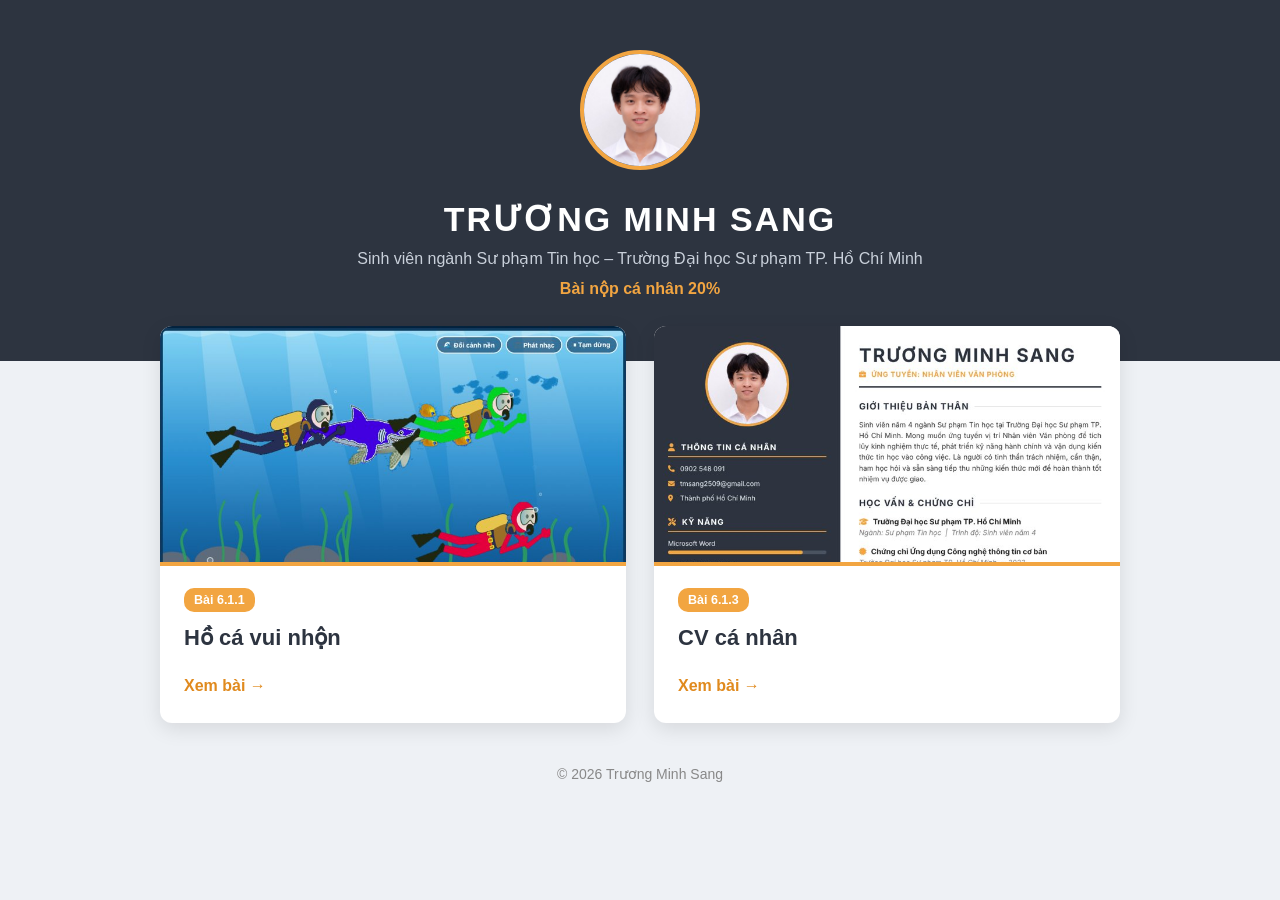
<file: index.html>
<!DOCTYPE html>
<html lang="vi">
<head>
  <title>Trương Minh Sang - Bài nộp cá nhân 20%</title>
  <meta charset="utf-8">
  <meta name="viewport" content="width=device-width, initial-scale=1">
  <style>
    * { box-sizing: border-box; margin: 0; padding: 0; }

    body {
      font-family: "Segoe UI", Arial, Helvetica, sans-serif;
      background: #eef1f5;
      color: #2d3440;
      line-height: 1.6;
    }

    header {
      background: #2d3440;
      color: #fff;
      text-align: center;
      padding: 50px 20px 60px;
    }
    header img {
      width: 120px;
      height: 120px;
      border-radius: 50%;
      object-fit: cover;
      border: 4px solid #f2a541;
    }
    header h1 {
      margin-top: 14px;
      font-size: 34px;
      letter-spacing: 2px;
      text-transform: uppercase;
    }
    header p { color: #c9d0da; }
    header .course { color: #f2a541; font-weight: bold; margin-top: 4px; }

    main {
      max-width: 1000px;
      margin: -35px auto 40px;
      padding: 0 20px;
      display: flex;
      gap: 28px;
      flex-wrap: wrap;
    }

    .card {
      flex: 1 1 400px;
      background: #fff;
      border-radius: 12px;
      overflow: hidden;
      box-shadow: 0 6px 20px rgba(0, 0, 0, 0.1);
      text-decoration: none;
      color: inherit;
      transition: transform 0.2s, box-shadow 0.2s;
    }
    .card:hover {
      transform: translateY(-6px);
      box-shadow: 0 12px 28px rgba(0, 0, 0, 0.18);
    }

    .card img {
      display: block;
      width: 100%;
      height: 240px;
      object-fit: cover;
      object-position: top;
      border-bottom: 4px solid #f2a541;
    }

    .card-body { padding: 20px 24px 24px; }
    .tag {
      display: inline-block;
      font-size: 12.5px;
      font-weight: bold;
      color: #fff;
      background: #f2a541;
      padding: 2px 10px;
      border-radius: 10px;
    }
    .card h2 { font-size: 22px; margin: 8px 0 6px; }
    .card p { font-size: 15px; color: #555; }
    .card .go { display: inline-block; margin-top: 12px; font-weight: bold; color: #e08a1e; }

    footer {
      text-align: center;
      font-size: 14px;
      color: #888;
      padding-bottom: 30px;
    }
  </style>
</head>

<body>
  <header>
    <img src="cv_ca_nhan/images/avatar.jpg" alt="Trương Minh Sang">
    <h1>Trương Minh Sang</h1>
    <p>Sinh viên ngành Sư phạm Tin học – Trường Đại học Sư phạm TP. Hồ Chí Minh</p>
    <p class="course">Bài nộp cá nhân 20%</p>
  </header>

  <main>
    <a class="card" href="ho_ca_vui_nhon/ho_ca.html">
      <img src="assets/thumb_ho_ca.jpg" alt="Hình minh họa bài Hồ cá vui nhộn">
      <div class="card-body">
        <span class="tag">Bài 6.1.1</span>
        <h2>Hồ cá vui nhộn</h2>
        <span class="go">Xem bài &rarr;</span>
      </div>
    </a>

    <a class="card" href="cv_ca_nhan/cv.html">
      <img src="assets/thumb_cv.jpg" alt="Hình minh họa bài CV cá nhân">
      <div class="card-body">
        <span class="tag">Bài 6.1.3</span>
        <h2>CV cá nhân</h2>
        <span class="go">Xem bài &rarr;</span>
      </div>
    </a>
  </main>

  <footer>&copy; 2026 Trương Minh Sang</footer>
</body>
</html>
</file>
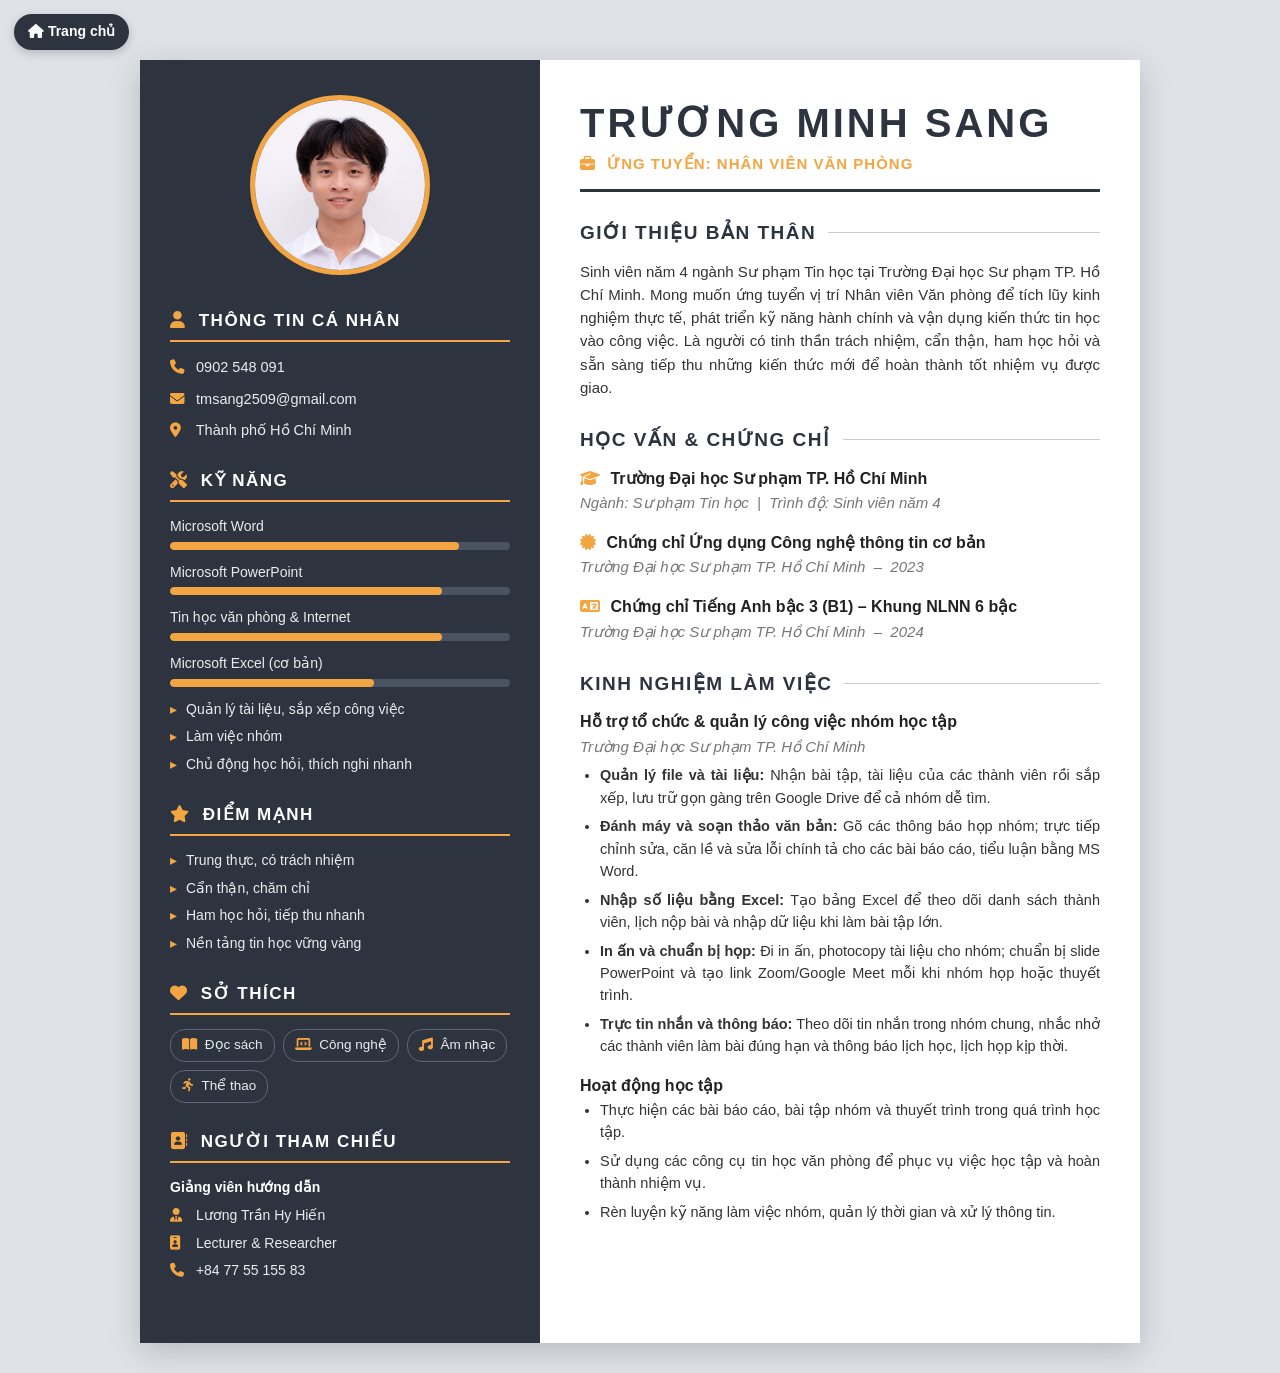
<file: cv_ca_nhan/cv.html>
<!DOCTYPE html>
<html lang="vi">
<head>
  <title>CV - Trương Minh Sang</title>
  <meta charset="utf-8">
  <meta name="viewport" content="width=device-width, initial-scale=1">
  <!-- Thư viện icon Font Awesome (dùng thẻ <i> để chèn ký hiệu) -->
  <link rel="stylesheet" href="https://cdnjs.cloudflare.com/ajax/libs/font-awesome/6.5.2/css/all.min.css">
  <link rel="stylesheet" href="mystyle.css">
</head>

<body>
  <a class="home-link" href="../index.html"><i class="fa-solid fa-house"></i> Trang chủ</a>
  <div id="cv">

    <aside id="left">

      <div class="avatar">
        <img src="images/avatar.jpg" alt="Ảnh đại diện Trương Minh Sang">
      </div>

      <section>
        <h2><i class="fa-solid fa-user"></i> Thông tin cá nhân</h2>
        <ul class="contact">
          <li><i class="fa-solid fa-phone"></i> 0902 548 091</li>
          <li><i class="fa-solid fa-envelope"></i> tmsang2509@gmail.com</li>
          <li><i class="fa-solid fa-location-dot"></i> Thành phố Hồ Chí Minh</li>
        </ul>
      </section>

      <section>
        <h2><i class="fa-solid fa-screwdriver-wrench"></i> Kỹ năng</h2>

        <p class="skill-name">Microsoft Word</p>
        <div class="bar"><span style="width: 85%"></span></div>

        <p class="skill-name">Microsoft PowerPoint</p>
        <div class="bar"><span style="width: 80%"></span></div>

        <p class="skill-name">Tin học văn phòng &amp; Internet</p>
        <div class="bar"><span style="width: 80%"></span></div>

        <p class="skill-name">Microsoft Excel (cơ bản)</p>
        <div class="bar"><span style="width: 60%"></span></div>

        <ul class="dots">
          <li>Quản lý tài liệu, sắp xếp công việc</li>
          <li>Làm việc nhóm</li>
          <li>Chủ động học hỏi, thích nghi nhanh</li>
        </ul>
      </section>

      <section>
        <h2><i class="fa-solid fa-star"></i> Điểm mạnh</h2>
        <ul class="dots">
          <li>Trung thực, có trách nhiệm</li>
          <li>Cẩn thận, chăm chỉ</li>
          <li>Ham học hỏi, tiếp thu nhanh</li>
          <li>Nền tảng tin học vững vàng</li>
        </ul>
      </section>

      <section>
        <h2><i class="fa-solid fa-heart"></i> Sở thích</h2>
        <ul class="hobbies">
          <li><i class="fa-solid fa-book-open"></i> Đọc sách</li>
          <li><i class="fa-solid fa-laptop-code"></i> Công nghệ</li>
          <li><i class="fa-solid fa-music"></i> Âm nhạc</li>
          <li><i class="fa-solid fa-person-running"></i> Thể thao</li>
        </ul>
      </section>

      <section>
        <h2><i class="fa-solid fa-address-book"></i> Người tham chiếu</h2>
        <div class="ref">
          <p class="ref-title">Giảng viên hướng dẫn</p>
          <p><i class="fa-solid fa-user-tie"></i> Lương Trần Hy Hiến</p>
          <p><i class="fa-solid fa-id-badge"></i> Lecturer &amp; Researcher</p>
          <p><i class="fa-solid fa-phone"></i> +84 77 55 155 83</p>
        </div>
      </section>
    </aside>

    <main id="right">

      <header>
        <h1>Trương Minh Sang</h1>
        <p class="position"><i class="fa-solid fa-briefcase"></i> Ứng tuyển: Nhân viên Văn phòng</p>
      </header>

      <section>
        <h2>Giới thiệu bản thân</h2>
        <p>
          Sinh viên năm 4 ngành Sư phạm Tin học tại Trường Đại học Sư phạm TP. Hồ Chí Minh.
          Mong muốn ứng tuyển vị trí Nhân viên Văn phòng để tích lũy kinh nghiệm thực tế,
          phát triển kỹ năng hành chính và vận dụng kiến thức tin học vào công việc.
          Là người có tinh thần trách nhiệm, cẩn thận, ham học hỏi và sẵn sàng tiếp thu
          những kiến thức mới để hoàn thành tốt nhiệm vụ được giao.
        </p>
      </section>

      <section>
        <h2>Học vấn &amp; Chứng chỉ</h2>

        <div class="item">
          <h3><i class="fa-solid fa-graduation-cap"></i> Trường Đại học Sư phạm TP. Hồ Chí Minh</h3>
          <p class="sub">Ngành: Sư phạm Tin học &nbsp;|&nbsp; Trình độ: Sinh viên năm 4</p>
        </div>

        <div class="item">
          <h3><i class="fa-solid fa-certificate"></i> Chứng chỉ Ứng dụng Công nghệ thông tin cơ bản</h3>
          <p class="sub">Trường Đại học Sư phạm TP. Hồ Chí Minh &nbsp;–&nbsp; 2023</p>
        </div>
        <div class="item">
          <h3><i class="fa-solid fa-language"></i> Chứng chỉ Tiếng Anh bậc 3 (B1) – Khung NLNN 6 bậc</h3>
          <p class="sub">Trường Đại học Sư phạm TP. Hồ Chí Minh &nbsp;–&nbsp; 2024</p>
        </div>
      </section>

      <section>
        <h2>Kinh nghiệm làm việc</h2>

        <div class="item">
          <h3>Hỗ trợ tổ chức &amp; quản lý công việc nhóm học tập</h3>
          <p class="sub">Trường Đại học Sư phạm TP. Hồ Chí Minh</p>
          <ul>
            <li><b>Quản lý file và tài liệu:</b> Nhận bài tập, tài liệu của các thành viên rồi sắp xếp,
              lưu trữ gọn gàng trên Google Drive để cả nhóm dễ tìm.</li>
            <li><b>Đánh máy và soạn thảo văn bản:</b> Gõ các thông báo họp nhóm; trực tiếp chỉnh sửa,
              căn lề và sửa lỗi chính tả cho các bài báo cáo, tiểu luận bằng MS Word.</li>
            <li><b>Nhập số liệu bằng Excel:</b> Tạo bảng Excel để theo dõi danh sách thành viên,
              lịch nộp bài và nhập dữ liệu khi làm bài tập lớn.</li>
            <li><b>In ấn và chuẩn bị họp:</b> Đi in ấn, photocopy tài liệu cho nhóm; chuẩn bị slide
              PowerPoint và tạo link Zoom/Google Meet mỗi khi nhóm họp hoặc thuyết trình.</li>
            <li><b>Trực tin nhắn và thông báo:</b> Theo dõi tin nhắn trong nhóm chung, nhắc nhở các
              thành viên làm bài đúng hạn và thông báo lịch học, lịch họp kịp thời.</li>
          </ul>
        </div>

        <div class="item">
          <h3>Hoạt động học tập</h3>
          <ul>
            <li>Thực hiện các bài báo cáo, bài tập nhóm và thuyết trình trong quá trình học tập.</li>
            <li>Sử dụng các công cụ tin học văn phòng để phục vụ việc học tập và hoàn thành nhiệm vụ.</li>
            <li>Rèn luyện kỹ năng làm việc nhóm, quản lý thời gian và xử lý thông tin.</li>
          </ul>
        </div>
      </section>
    </main>

  </div>
</body>
</html>
</file>
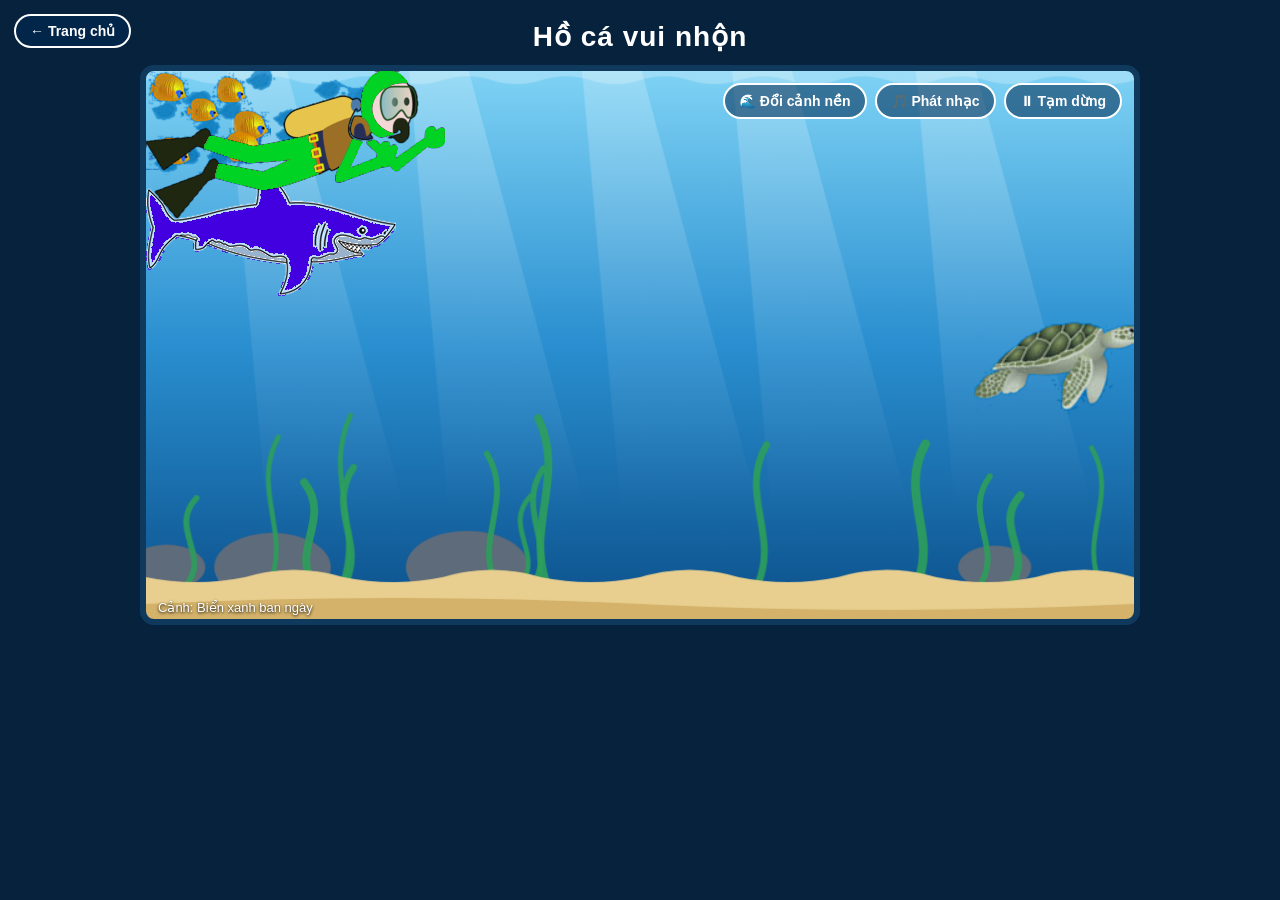
<file: ho_ca_vui_nhon/ho_ca.html>
<!DOCTYPE html>
<html lang="vi">
<head>
  <title>Hồ cá vui nhộn</title>
  <meta charset="utf-8">
  <meta name="viewport" content="width=device-width, initial-scale=1">
  <link rel="stylesheet" href="mystyle.css">
</head>

<body>
  <a class="home-link" href="../index.html">&larr; Trang chủ</a>
  <h1>Hồ cá vui nhộn</h1>

  <div id="content" class="bg1">
    <div id="controls">
      <button id="btnBg" type="button">🌊 Đổi cảnh nền</button>
      <button id="btnMusic" type="button">🎵 Phát nhạc</button>
      <button id="btnPause" type="button">⏸ Tạm dừng</button>
    </div>

    <!-- Đàn cá -->
    <div id="faintSchool"><img src="images/faintSchool.png" alt="Đàn cá xanh"></div>
    <div id="goldFish"><img src="images/goldFishSchool.png" alt="Đàn cá vàng"></div>

    <!-- Cá mập và rùa -->
    <div id="shark"><img src="images/shark.png" alt="Cá mập"></div>
    <div id="turtle"><img src="images/turtle.png" alt="Rùa biển"></div>

    <!-- Ba thợ lặn: lặn xuống và lên -->
    <div id="diver1" class="diver">
      <img src="images/diver1.png" alt="Thợ lặn 1">
      <span class="bubble b1"></span><span class="bubble b2"></span><span class="bubble b3"></span>
    </div>
    <div id="diver2" class="diver">
      <img src="images/diver2.png" alt="Thợ lặn 2">
      <span class="bubble b1"></span><span class="bubble b2"></span><span class="bubble b3"></span>
    </div>
    <div id="diver3" class="diver">
      <img src="images/diver3.png" alt="Thợ lặn 3">
      <span class="bubble b1"></span><span class="bubble b2"></span><span class="bubble b3"></span>
    </div>

    <!-- Bong bóng nổi từ đáy biển (chỉ đi lên) -->
    <span class="sea-bubble s1"></span>
    <span class="sea-bubble s2"></span>
    <span class="sea-bubble s3"></span>
    <span class="sea-bubble s4"></span>
    <span class="sea-bubble s5"></span>

    <p id="sceneName">Cảnh: Biển xanh ban ngày</p>
    <audio id="bgm" src="music/nhac_nen.mp3" loop></audio>
  </div>

  <script>
    var scenes = [
      { cls: "bg1", name: "Biển xanh ban ngày" },
      { cls: "bg2", name: "Hoàng hôn trên biển" },
      { cls: "bg3", name: "Biển đêm" },
      { cls: "bg4", name: "Rạn san hô" }
    ];
    var sceneIndex = 0;
    var content = document.getElementById("content");
    var sceneName = document.getElementById("sceneName");

    document.getElementById("btnBg").onclick = function () {
      content.classList.remove(scenes[sceneIndex].cls);
      sceneIndex = (sceneIndex + 1) % scenes.length;
      content.classList.add(scenes[sceneIndex].cls);
      sceneName.textContent = "Cảnh: " + scenes[sceneIndex].name;
    };

    var bgm = document.getElementById("bgm");
    var btnMusic = document.getElementById("btnMusic");

    btnMusic.onclick = function () {
      if (bgm.paused) {               // nhạc đang dừng -> phát
        bgm.play();
        btnMusic.textContent = "🔇 Ngừng nhạc";
      } else {                        // nhạc đang phát -> dừng
        bgm.pause();
        btnMusic.textContent = "🎵 Phát nhạc";
      }
      btnMusic.classList.toggle("active", !bgm.paused);
    };

    var btnPause = document.getElementById("btnPause");
    btnPause.onclick = function () {
      var paused = content.classList.toggle("paused");
      btnPause.textContent = paused ? "▶ Tiếp tục" : "⏸ Tạm dừng";
      btnPause.classList.toggle("active", paused);
    };
  </script>
</body>
</html>
</file>
<file: cv_ca_nhan/mystyle.css>
* { box-sizing: border-box; margin: 0; padding: 0; }

:root {
  --dark: #2d3440;      
  --accent: #f2a541;    
  --text: #333;
  --muted: #777;
}

body {
  font-family: "Segoe UI", Arial, Helvetica, sans-serif;
  background: #dfe3e8;
  color: var(--text);
  line-height: 1.55;
  padding: 60px 15px 30px;
}

.home-link {
  position: absolute;
  top: 14px;
  left: 14px;
  z-index: 20;
  padding: 7px 14px;
  border-radius: 20px;
  background: var(--dark);
  color: #fff;
  text-decoration: none;
  font-size: 14px;
  font-weight: bold;
  box-shadow: 0 3px 10px rgba(0, 0, 0, 0.2);
}
.home-link:hover { background: var(--accent); }

#cv {
  display: flex;
  max-width: 1000px;
  margin: 0 auto;
  background: #fff;
  box-shadow: 0 8px 30px rgba(0, 0, 0, 0.18);
}

#left  { width: 40%; background: var(--dark); color: #e9ecef; padding: 35px 30px; }
#right { width: 60%; padding: 40px 40px; }

.avatar { text-align: center; margin-bottom: 25px; }
.avatar img {
  width: 180px;
  height: 180px;
  border-radius: 50%;
  object-fit: cover;
  border: 5px solid var(--accent);
}

#left section { margin-bottom: 26px; }

#left h2 {
  font-size: 17px;
  text-transform: uppercase;
  letter-spacing: 1.5px;
  color: #fff;
  padding-bottom: 6px;
  margin-bottom: 14px;
  border-bottom: 2px solid var(--accent);
}
#left h2 i { color: var(--accent); margin-right: 6px; }

#left ul { list-style: none; }

.contact li { margin-bottom: 9px; font-size: 14.5px; word-break: break-word; }
.contact i  { width: 22px; color: var(--accent); }

.skill-name { font-size: 14px; margin-bottom: 4px; }
.bar {
  height: 8px;
  background: #4a5361;
  border-radius: 4px;
  margin-bottom: 12px;
  overflow: hidden;
}
.bar span { display: block; height: 100%; background: var(--accent); border-radius: 4px; }

.dots li { font-size: 14px; margin-bottom: 6px; padding-left: 16px; position: relative; }
.dots li::before {            /* ký hiệu đặc biệt ▸ làm dấu đầu dòng */
  content: "\25B8";
  position: absolute;
  left: 0;
  color: var(--accent);
}

.hobbies { display: flex; flex-wrap: wrap; gap: 8px; }
.hobbies li {
  font-size: 13.5px;
  padding: 5px 11px;
  border: 1px solid #5c6675;
  border-radius: 15px;
}
.hobbies i { color: var(--accent); margin-right: 4px; }

.ref p { font-size: 14px; margin-bottom: 6px; }
.ref-title { font-weight: bold; color: #fff; }
.ref i { width: 22px; color: var(--accent); }
.blank {
  display: inline-block;
  width: 60%;
  border-bottom: 1px dotted #aab2bd;
  vertical-align: bottom;
}

#right header {
  border-bottom: 3px solid var(--dark);
  padding-bottom: 14px;
  margin-bottom: 26px;
}

#right h1 {
  font-size: 40px;
  text-transform: uppercase;
  letter-spacing: 3px;
  color: var(--dark);
  line-height: 1.15;
}

.position {
  margin-top: 6px;
  font-size: 16px;
  font-weight: bold;
  text-transform: uppercase;
  letter-spacing: 1px;
  color: var(--accent);
}
.position i { margin-right: 6px; }

#right section { margin-bottom: 26px; }

#right h2 {
  font-size: 19px;
  text-transform: uppercase;
  letter-spacing: 1.5px;
  color: var(--dark);
  display: flex;
  align-items: center;
  gap: 12px;
  margin-bottom: 12px;
}
#right h2::after {           
  content: "";
  flex: 1;
  height: 1px;
  background: #ccc;
}

#right p { text-align: justify; font-size: 15px; }

.item { margin-bottom: 16px; }
.item h3 { font-size: 16px; color: #222; }
.item h3 i { color: var(--accent); margin-right: 6px; }
.item .sub { color: var(--muted); font-style: italic; font-size: 14.5px; margin-bottom: 6px; }

.item ul { padding-left: 20px; }
.item li { font-size: 14.5px; margin-bottom: 6px; text-align: justify; }

@media (max-width: 700px) {
  #cv { flex-direction: column; }
  #left, #right { width: 100%; }
  #right h1 { font-size: 30px; }
}

@media print {
  body { background: #fff; padding: 0; }
  #cv { box-shadow: none; }
  .home-link { display: none; }
  #left { -webkit-print-color-adjust: exact; print-color-adjust: exact; }
}
</file>
<file: ho_ca_vui_nhon/mystyle.css>
* { box-sizing: border-box; }

body {
  margin: 0;
  padding: 20px;
  font-family: Arial, Helvetica, sans-serif;
  background: #06223d;
  color: #fff;
  overflow-x: auto;
}

h1 {
  width: 1000px;
  margin: 0 auto 12px;
  text-align: center;
  font-size: 28px;
  letter-spacing: 1px;
}

.home-link {
  position: fixed;
  top: 14px;
  left: 14px;
  z-index: 20;
  padding: 7px 14px;
  border: 2px solid #fff;
  border-radius: 20px;
  color: #fff;
  text-decoration: none;
  font-weight: bold;
  font-size: 14px;
  background: rgba(0, 40, 80, 0.7);
}
.home-link:hover { background: #ff9f1c; }

#content {
  position: relative;
  width: 1000px;
  height: 560px;
  margin: 0 auto;
  overflow: hidden;
  border: 6px solid #0f3a5e;
  border-radius: 14px;
  background-size: cover;
  background-position: center;
  transition: background-image 0.6s;
}

#content.bg1 { background-image: url("images/bg1.png"); }
#content.bg2 { background-image: url("images/bg2.png"); }
#content.bg3 { background-image: url("images/bg3.png"); }
#content.bg4 { background-image: url("images/bg4.png"); }

#content img { display: block; }

#controls {
  position: absolute;
  top: 12px;
  right: 12px;
  z-index: 10;
  display: flex;
  gap: 8px;
}

#controls button {
  padding: 8px 14px;
  border: 2px solid #fff;
  border-radius: 20px;
  background: rgba(0, 40, 80, 0.55);
  color: #fff;
  font-size: 14px;
  font-weight: bold;
  cursor: pointer;
  transition: background 0.2s, transform 0.1s;
}
#controls button:hover  { background: rgba(0, 90, 160, 0.8); }
#controls button:active { transform: scale(0.95); }
#controls button.active { background: #ff9f1c; border-color: #ffe0a8; }

#sceneName {
  position: absolute;
  left: 12px;
  bottom: 4px;
  margin: 0;
  z-index: 10;
  font-size: 13px;
  text-shadow: 0 1px 3px #000;
}

#content.paused,
#content.paused * { animation-play-state: paused !important; }

#shark {
  left: 0px; top: 60px;
  position: absolute;
  z-index: 4;
  animation-name: Shark;
  animation-duration: 10s;
  animation-timing-function: linear;
  animation-iteration-count: infinite;
  animation-play-state: running;
}

@keyframes Shark {
  0%     { left: 0px;   top: 60px;  transform: scaleX(1); }
  20%    { left: 300px; top: 120px; transform: scaleX(1); }
  35%    { left: 520px; top: 40px;  transform: scaleX(1); }
  49.9%  { left: 750px; top: 90px;  transform: scaleX(1); }   
  50%    { left: 750px; top: 90px;  transform: scaleX(-1); }  
  70%    { left: 450px; top: 180px; transform: scaleX(-1); }
  85%    { left: 200px; top: 100px; transform: scaleX(-1); }
  99.9%  { left: 0px;   top: 60px;  transform: scaleX(-1); }  
  100%   { left: 0px;   top: 60px;  transform: scaleX(1); }   
}

#turtle {
  position: absolute;
  left: 828px; top: 250px;
  z-index: 3;
  animation: Turtle 32s linear -6s infinite;
}

@keyframes Turtle {
  0%     { left: 0px;   top: 250px; transform: scaleX(1); }
  25%    { left: 400px; top: 210px; transform: scaleX(1); }
  49.9%  { left: 828px; top: 260px; transform: scaleX(1); }
  50%    { left: 828px; top: 260px; transform: scaleX(-1); }
  75%    { left: 400px; top: 300px; transform: scaleX(-1); }
  99.9%  { left: 0px;   top: 250px; transform: scaleX(-1); }
  100%   { left: 0px;   top: 250px; transform: scaleX(1); }
}

#goldFish {
  position: absolute;
  z-index: 2;
  animation: GoldFish 16s linear -3s infinite;
}

@keyframes GoldFish {
  0%     { left: 0px;   top: 180px; transform: scaleX(1); }
  25%    { left: 440px; top: 140px; transform: scaleX(1); }
  49.9%  { left: 875px; top: 200px; transform: scaleX(1); }
  50%    { left: 875px; top: 200px; transform: scaleX(-1); }
  75%    { left: 440px; top: 240px; transform: scaleX(-1); }
  99.9%  { left: 0px;   top: 180px; transform: scaleX(-1); }
  100%   { left: 0px;   top: 180px; transform: scaleX(1); }
}

#faintSchool {
  position: absolute;
  z-index: 1;
  opacity: 0.85;
  animation: FaintSchool 20s linear infinite;
}

@keyframes FaintSchool {
  0%     { left: 767px; top: 70px;  transform: scaleX(1); }
  25%    { left: 380px; top: 110px; transform: scaleX(1); }
  49.9%  { left: 0px;   top: 60px;  transform: scaleX(1); }
  50%    { left: 0px;   top: 60px;  transform: scaleX(-1); }
  75%    { left: 380px; top: 30px;  transform: scaleX(-1); }
  99.9%  { left: 767px; top: 70px;  transform: scaleX(-1); }
  100%   { left: 767px; top: 70px;  transform: scaleX(1); }
}

.diver {
  position: absolute;
  width: 299px;
  height: 147px;
  z-index: 5;
}

#diver1 { animation: Diver1 22s ease-in-out infinite; }
#diver2 { animation: Diver2 28s ease-in-out -9s infinite; }
#diver3 { animation: Diver3 18s ease-in-out -4s infinite; }

@keyframes Diver1 {   /* lặn sâu dần rồi ngoi lên */
  0%     { left: 0px;   top: 80px;  transform: scaleX(1); }
  25%    { left: 350px; top: 330px; transform: scaleX(1); }
  49.9%  { left: 701px; top: 140px; transform: scaleX(1); }
  50%    { left: 701px; top: 140px; transform: scaleX(-1); }
  75%    { left: 350px; top: 380px; transform: scaleX(-1); }
  99.9%  { left: 0px;   top: 80px;  transform: scaleX(-1); }
  100%   { left: 0px;   top: 80px;  transform: scaleX(1); }
}

@keyframes Diver2 {   /* bơi sát đáy, thỉnh thoảng ngoi lên */
  0%     { left: 0px;   top: 360px; transform: scaleX(1); }
  20%    { left: 280px; top: 220px; transform: scaleX(1); }
  35%    { left: 500px; top: 380px; transform: scaleX(1); }
  49.9%  { left: 701px; top: 300px; transform: scaleX(1); }
  50%    { left: 701px; top: 300px; transform: scaleX(-1); }
  70%    { left: 420px; top: 160px; transform: scaleX(-1); }
  85%    { left: 200px; top: 390px; transform: scaleX(-1); }
  99.9%  { left: 0px;   top: 360px; transform: scaleX(-1); }
  100%   { left: 0px;   top: 360px; transform: scaleX(1); }
}

@keyframes Diver3 {   /* lặn lên xuống liên tục */
  0%     { left: 0px;   top: 200px; transform: scaleX(1); }
  12.5%  { left: 175px; top: 40px;  transform: scaleX(1); }
  25%    { left: 350px; top: 300px; transform: scaleX(1); }
  37.5%  { left: 525px; top: 60px;  transform: scaleX(1); }
  49.9%  { left: 701px; top: 250px; transform: scaleX(1); }
  50%    { left: 701px; top: 250px; transform: scaleX(-1); }
  62.5%  { left: 525px; top: 380px; transform: scaleX(-1); }
  75%    { left: 350px; top: 120px; transform: scaleX(-1); }
  87.5%  { left: 175px; top: 340px; transform: scaleX(-1); }
  99.9%  { left: 0px;   top: 200px; transform: scaleX(-1); }
  100%   { left: 0px;   top: 200px; transform: scaleX(1); }
}

.bubble {
  position: absolute;
  left: 262px;          
  top: 40px;
  width: 10px;
  height: 10px;
  border-radius: 50%;
  border: 2px solid rgba(255, 255, 255, 0.85);
  background: rgba(255, 255, 255, 0.25);
  opacity: 0;
  animation: DiverBubble 2.4s ease-out infinite;
}
.bubble.b2 { width: 7px;  height: 7px;  animation-delay: 0.8s; left: 268px; }
.bubble.b3 { width: 12px; height: 12px; animation-delay: 1.6s; left: 258px; }

@keyframes DiverBubble {
  0%   { transform: translate(0, 0);     opacity: 0; }
  10%  { opacity: 1; }
  50%  { transform: translate(6px, -60px); }
  100% { transform: translate(-4px, -130px); opacity: 0; }
}

.sea-bubble {
  position: absolute;
  bottom: -20px;
  width: 14px;
  height: 14px;
  border-radius: 50%;
  border: 2px solid rgba(255, 255, 255, 0.7);
  background: rgba(255, 255, 255, 0.15);
  z-index: 6;
  animation: SeaBubble 7s ease-in infinite;
}
.sea-bubble.s1 { left: 90px;  animation-duration: 7s;  }
.sea-bubble.s2 { left: 260px; animation-duration: 9s;  animation-delay: 2s; width: 9px;  height: 9px; }
.sea-bubble.s3 { left: 480px; animation-duration: 6s;  animation-delay: 4s; width: 18px; height: 18px; }
.sea-bubble.s4 { left: 690px; animation-duration: 10s; animation-delay: 1s; }
.sea-bubble.s5 { left: 900px; animation-duration: 8s;  animation-delay: 3s; width: 11px; height: 11px; }

@keyframes SeaBubble {
  0%   { bottom: -20px; transform: translateX(0);    opacity: 0; }
  10%  { opacity: 1; }
  50%  { transform: translateX(12px); }
  100% { bottom: 580px; transform: translateX(-8px); opacity: 0; }
}
</file>
